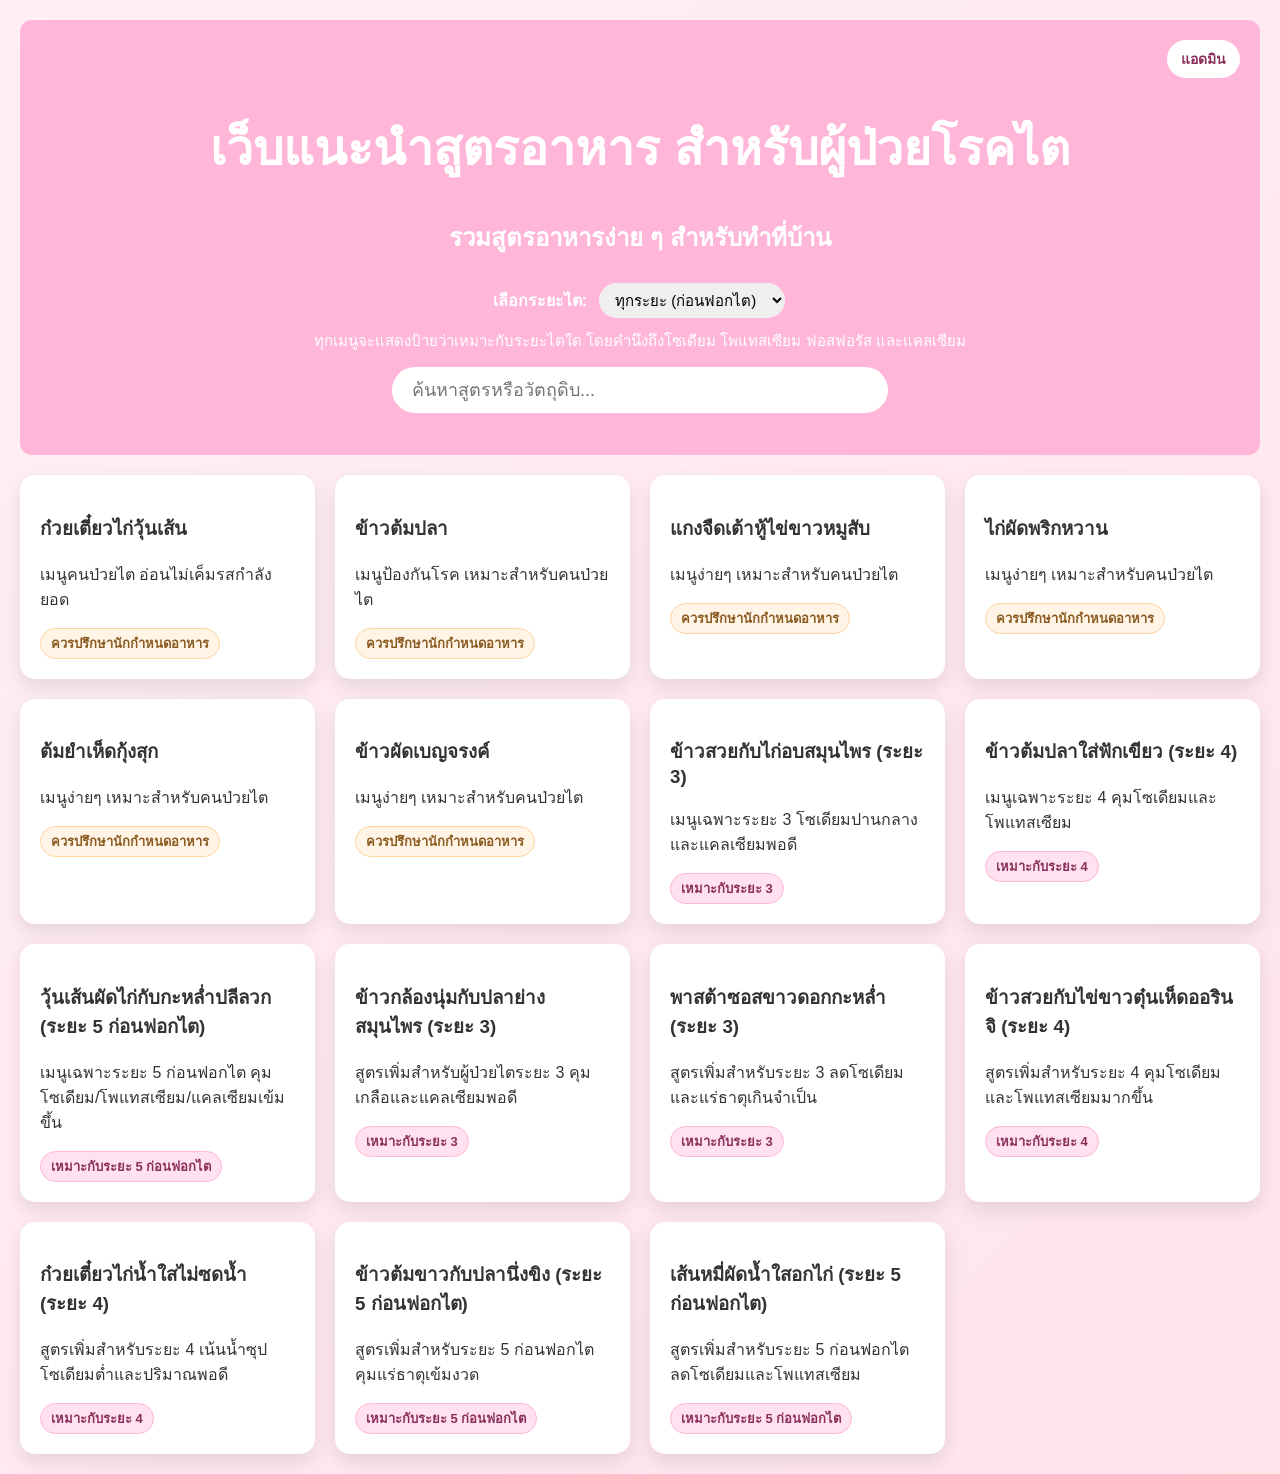
<file: index.html>
<!doctype html>
<html lang="th">
<head>
  <meta charset="utf-8">
  <meta name="viewport" content="width=device-width,initial-scale=1">
  <title>เว็บแนะนำสูตรอาหาร - หน้าแรก</title>
  <link rel="stylesheet" href="styles.css">
</head>
<body>
  <header>
    <nav class="top-nav top-nav-corner">
      <a href="admin.html">แอดมิน</a>
    </nav>
    <h1>เว็บแนะนำสูตรอาหาร สำหรับผู้ป่วยโรคไต </h1>
    <p>รวมสูตรอาหารง่าย ๆ สำหรับทำที่บ้าน</p>
    <div class="filters">
      <label for="kidneyStage">เลือกระยะไต:</label>
      <select id="kidneyStage">
        <option value="all">ทุกระยะ (ก่อนฟอกไต)</option>
        <option value="stage3">ระยะที่ 3</option>
        <option value="stage4">ระยะที่ 4</option>
        <option value="stage5">ระยะที่ 5 ก่อนฟอกไต</option>
      </select>
    </div>
    <p id="stageGuide" class="stage-guide">ทุกเมนูจะแสดงป้ายว่าเหมาะกับระยะไตใด โดยคำนึงถึงโซเดียม โพแทสเซียม ฟอสฟอรัส และแคลเซียม</p>
    <input id="search" placeholder="ค้นหาสูตรหรือวัตถุดิบ..." />
  </header>

  <main id="list"></main>

  <script src="script.js"></script>
</body>
</html>
</file>
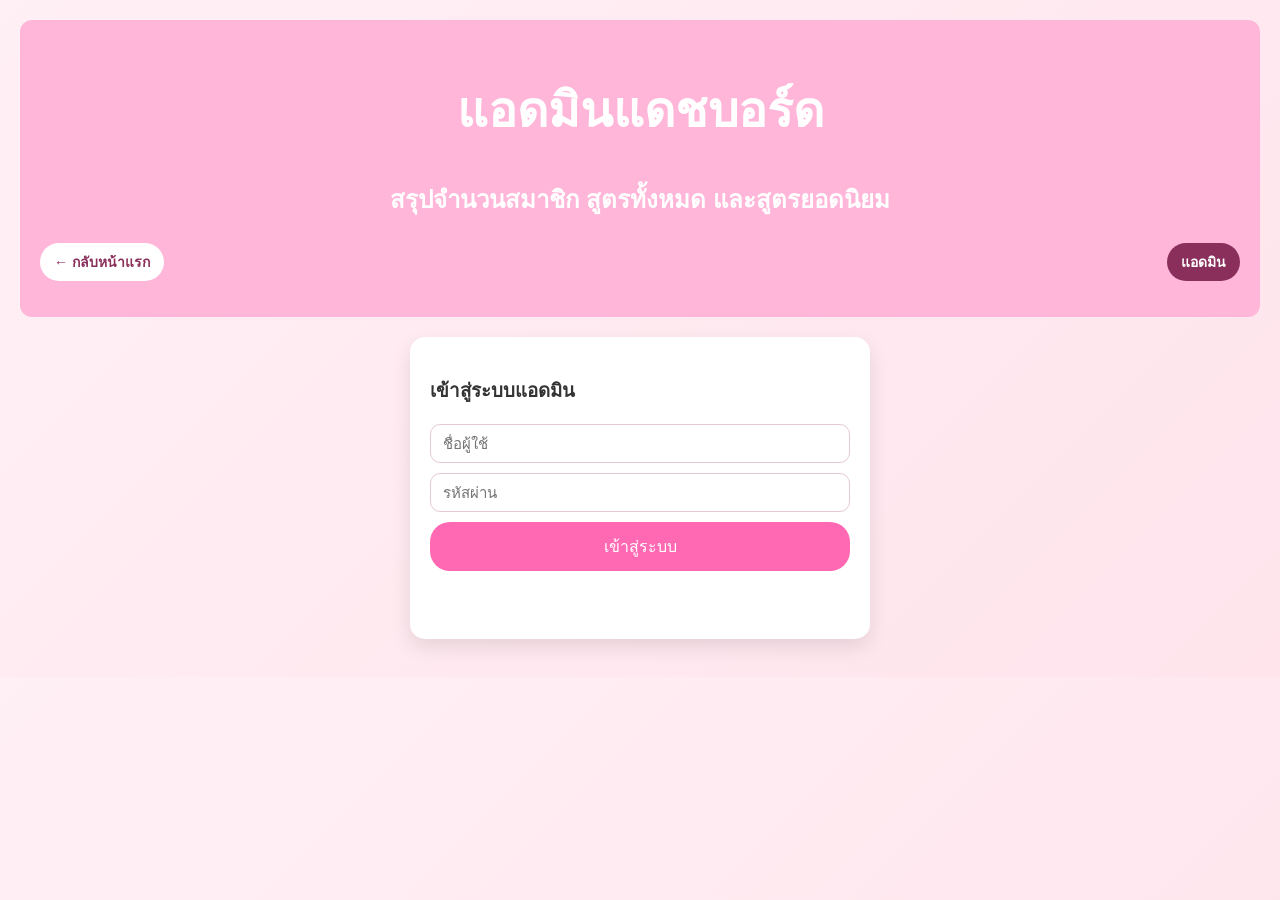
<file: admin.html>
<!doctype html>
<html lang="th">
<head>
  <meta charset="utf-8">
  <meta name="viewport" content="width=device-width,initial-scale=1">
  <title>แอดมินแดชบอร์ด</title>
  <link rel="stylesheet" href="styles.css">
</head>
<body>
  <header>
    <h1>แอดมินแดชบอร์ด</h1>
    <p>สรุปจำนวนสมาชิก สูตรทั้งหมด และสูตรยอดนิยม</p>
    <nav class="top-nav top-nav-split">
      <a href="index.html">← กลับหน้าแรก</a>
      <a href="admin.html" aria-current="page">แอดมิน</a>
    </nav>
  </header>

  <main>
    <section id="adminLoginWrap" class="card admin-login-card">
      <h3>เข้าสู่ระบบแอดมิน</h3>
      <form id="adminLoginForm" class="comment-layout">
        <input id="adminUser" placeholder="ชื่อผู้ใช้" autocomplete="username" required />
        <input id="adminPass" type="password" placeholder="รหัสผ่าน" autocomplete="current-password" required />
        <button type="submit">เข้าสู่ระบบ</button>
      </form>
      <p id="loginError" class="login-error"></p>
    </section>

    <section id="adminDashboard" class="admin-grid" style="display:none;">
      <section class="card admin-stat">
        <h3>จำนวนสมาชิก</h3>
        <p id="memberCount" class="admin-number">-</p>
      </section>

      <section class="card admin-stat">
        <h3>จำนวนสูตรทั้งหมด</h3>
        <p id="recipeCount" class="admin-number">-</p>
      </section>

      <section class="card admin-popular">
        <h3>สูตรยอดนิยม</h3>
        <p class="admin-subtext">จัดอันดับจากจำนวนรีวิวและคะแนนเฉลี่ย</p>
        <div id="popularRecipes"></div>
      </section>
    </section>
  </main>

  <script src="script.js"></script>
</body>
</html>
</file>
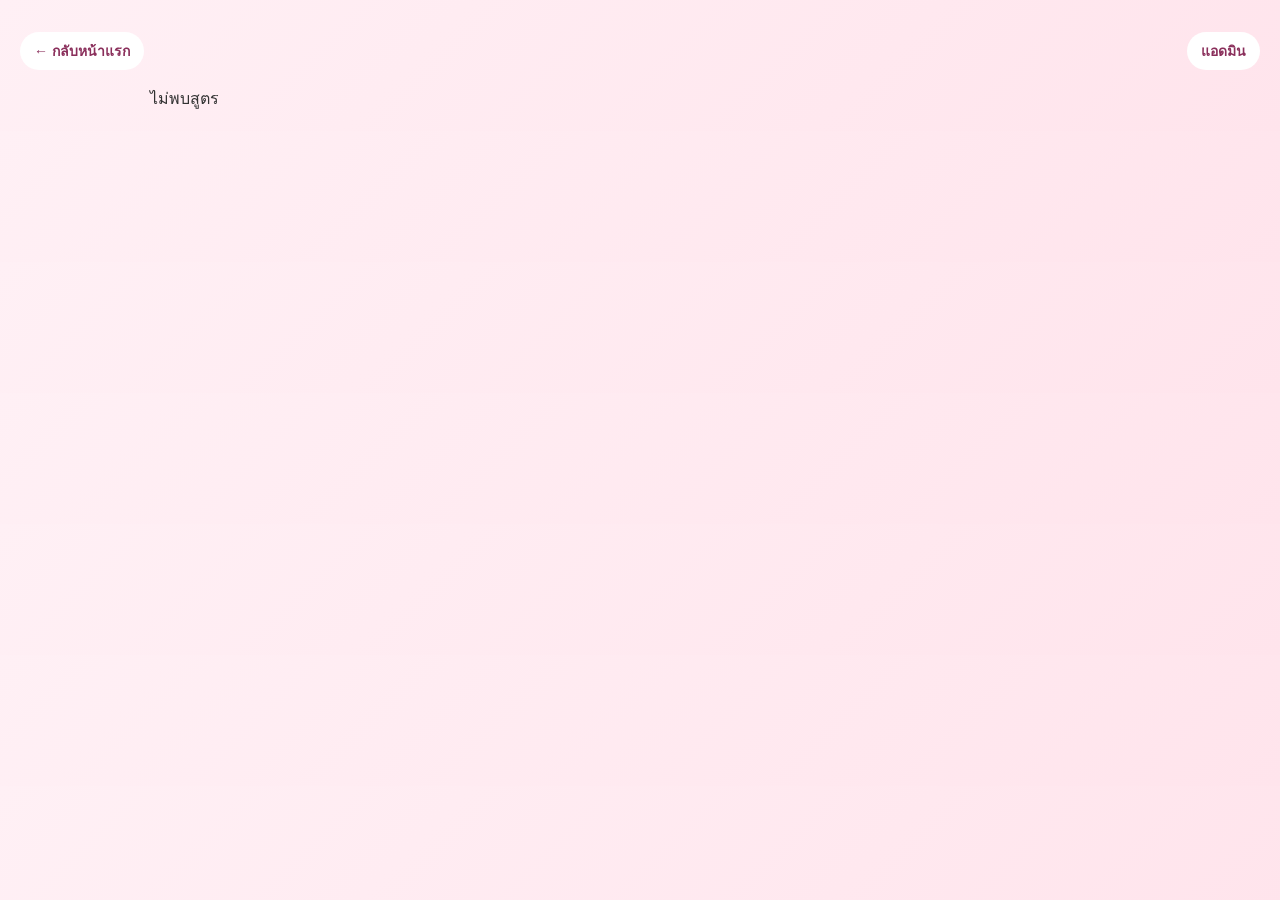
<file: recipe.html>
<!doctype html>
<html lang="th">
<head>
  <meta charset="utf-8">
  <meta name="viewport" content="width=device-width,initial-scale=1">
  <title>รายละเอียดสูตร</title>
  <link rel="stylesheet" href="styles.css">
</head>
<body>
  <nav class="top-nav top-nav-split">
    <a href="index.html">← กลับหน้าแรก</a>
    <a href="admin.html">แอดมิน</a>
  </nav>
  <main id="recipe"></main>

  <script src="script.js"></script>
</body>
</html>
</file>
<file: styles.css>
* {
  box-sizing: border-box;
}

body {
  margin: 0;
  padding: 20px;
  font-family: 'Segoe UI', Arial, sans-serif;
  background: linear-gradient(135deg, #fff0f5, #ffe4ec);
  color: #333;
}

header {
  background: #ffb6d9;
  padding: 20px;
  text-align: center;
  border-radius: 12px;
  color: white;
  font-size: 24px;
  font-weight: bold;
  margin-bottom: 20px;
}

.filters {
  display: flex;
  justify-content: center;
  align-items: center;
  gap: 10px;
  margin-bottom: 10px;
  flex-wrap: wrap;
  font-size: 16px;
}

#kidneyStage {
  border: 2px solid #ffb6d9;
  border-radius: 20px;
  padding: 8px 12px;
  font-size: 15px;
  outline: none;
}

.stage-guide {
  margin: 0 auto 14px auto;
  max-width: 700px;
  font-size: 15px;
  font-weight: normal;
  line-height: 1.4;
}

#search {
  width: 100%;
  max-width: 500px;
  height: 50px;
  font-size: 18px;
  padding: 10px 20px;
  border-radius: 25px;
  border: 2px solid #ffb6d9;
  outline: none;
  display: block;
  margin: 0 auto 20px auto;
}

#list {
  display: grid;
  grid-template-columns: repeat(auto-fit, minmax(250px, 1fr));
  gap: 20px;
}

.card {
  background: white;
  border-radius: 15px;
  padding: 20px;
  box-shadow: 0 8px 20px rgba(0, 0, 0, 0.1);
  transition: transform 0.3s ease;
  color: inherit;
  text-decoration: none;
}

.card:hover {
  transform: translateY(-5px);
}

.empty-text {
  background: white;
  border-radius: 15px;
  padding: 20px;
  box-shadow: 0 8px 20px rgba(0, 0, 0, 0.1);
}

button {
  background: #ff69b4;
  border: none;
  padding: 12px 25px;
  border-radius: 20px;
  color: white;
  font-size: 16px;
  cursor: pointer;
  transition: background 0.3s ease;
}

button:hover {
  background: #ff4fa3;
}

.stage-badge-wrap {
  display: flex;
  flex-wrap: wrap;
  gap: 8px;
  margin-top: 10px;
}

.stage-badge {
  background: #ffe1ef;
  color: #8a2f5b;
  border: 1px solid #ffb6d9;
  border-radius: 999px;
  padding: 4px 10px;
  font-size: 13px;
  font-weight: 600;
}

.stage-badge-warning {
  background: #fff4e5;
  border-color: #ffd59e;
  color: #8a5a20;
}

.top-nav {
  display: flex;
  gap: 12px;
  margin: 12px 0 16px;
}

.top-nav-corner {
  justify-content: flex-end;
  margin: 0 0 8px;
}

.top-nav-split {
  justify-content: space-between;
  align-items: center;
}

.top-nav a {
  background: white;
  color: #8a2f5b;
  text-decoration: none;
  border-radius: 999px;
  padding: 8px 14px;
  font-size: 14px;
  font-weight: 600;
}

.top-nav a[aria-current="page"] {
  background: #8a2f5b;
  color: white;
}

.admin-grid {
  display: grid;
  grid-template-columns: repeat(auto-fit, minmax(260px, 1fr));
  gap: 16px;
}

.admin-stat {
  text-align: center;
}

.admin-number {
  font-size: 42px;
  font-weight: 700;
  color: #8a2f5b;
  margin: 8px 0 0;
}

.admin-subtext {
  color: #666;
  margin-top: 0;
}

.popular-item {
  border-top: 1px solid #f0d0df;
  padding: 10px 0;
}

.popular-item a {
  color: #8a2f5b;
  text-decoration: none;
  font-weight: 600;
}

#recipe {
  max-width: 980px;
  margin: 0 auto;
}

.recipe-detail-card {
  border: 1px solid #f4d6e5;
  box-shadow: 0 18px 40px rgba(168, 65, 121, 0.12);
}

.recipe-hero h2 {
  margin: 0;
  font-size: 34px;
  color: #70284a;
}

.recipe-desc {
  margin-top: 10px;
  color: #5b4a53;
}

.recipe-grid {
  display: grid;
  grid-template-columns: 1fr 1fr;
  gap: 16px;
  margin-top: 16px;
}

.recipe-section {
  background: #fff7fb;
  border: 1px solid #f7dfea;
  border-radius: 14px;
  padding: 14px;
}

.clean-list {
  margin: 0;
  padding-left: 20px;
  line-height: 1.7;
}

.note-box {
  margin-top: 14px;
  padding: 12px 14px;
  border-radius: 12px;
  background: #fff4d9;
  border: 1px solid #ffe0a1;
}

.nutrition-grid {
  display: grid;
  grid-template-columns: repeat(auto-fit, minmax(180px, 1fr));
  gap: 10px;
}

.nutrition-pill {
  background: white;
  border: 1px solid #f2d9e6;
  border-radius: 999px;
  padding: 8px 12px;
  font-size: 14px;
}

.modern-comment {
  margin-top: 18px;
}

.comment-layout {
  display: grid;
  grid-template-columns: 1fr;
  gap: 10px;
}

.comment-layout input,
.comment-layout textarea,
.comment-layout select {
  border: 1px solid #e6c8d7;
  border-radius: 10px;
  padding: 10px 12px;
  font-size: 15px;
}

#commentsList {
  display: grid;
  gap: 10px;
  margin-top: 14px;
}

.comment-card {
  border-left: 4px solid #ff9fcd;
}

@media (max-width: 800px) {
  .recipe-hero h2 { font-size: 28px; }
  .recipe-grid { grid-template-columns: 1fr; }
  .top-nav-split { justify-content: center; flex-wrap: wrap; }
  .top-nav-corner { justify-content: center; }
}



.admin-login-card {
  max-width: 460px;
  margin: 0 auto 18px;
}

.login-error {
  color: #b4234d;
  font-size: 14px;
  min-height: 20px;
}
</file>
